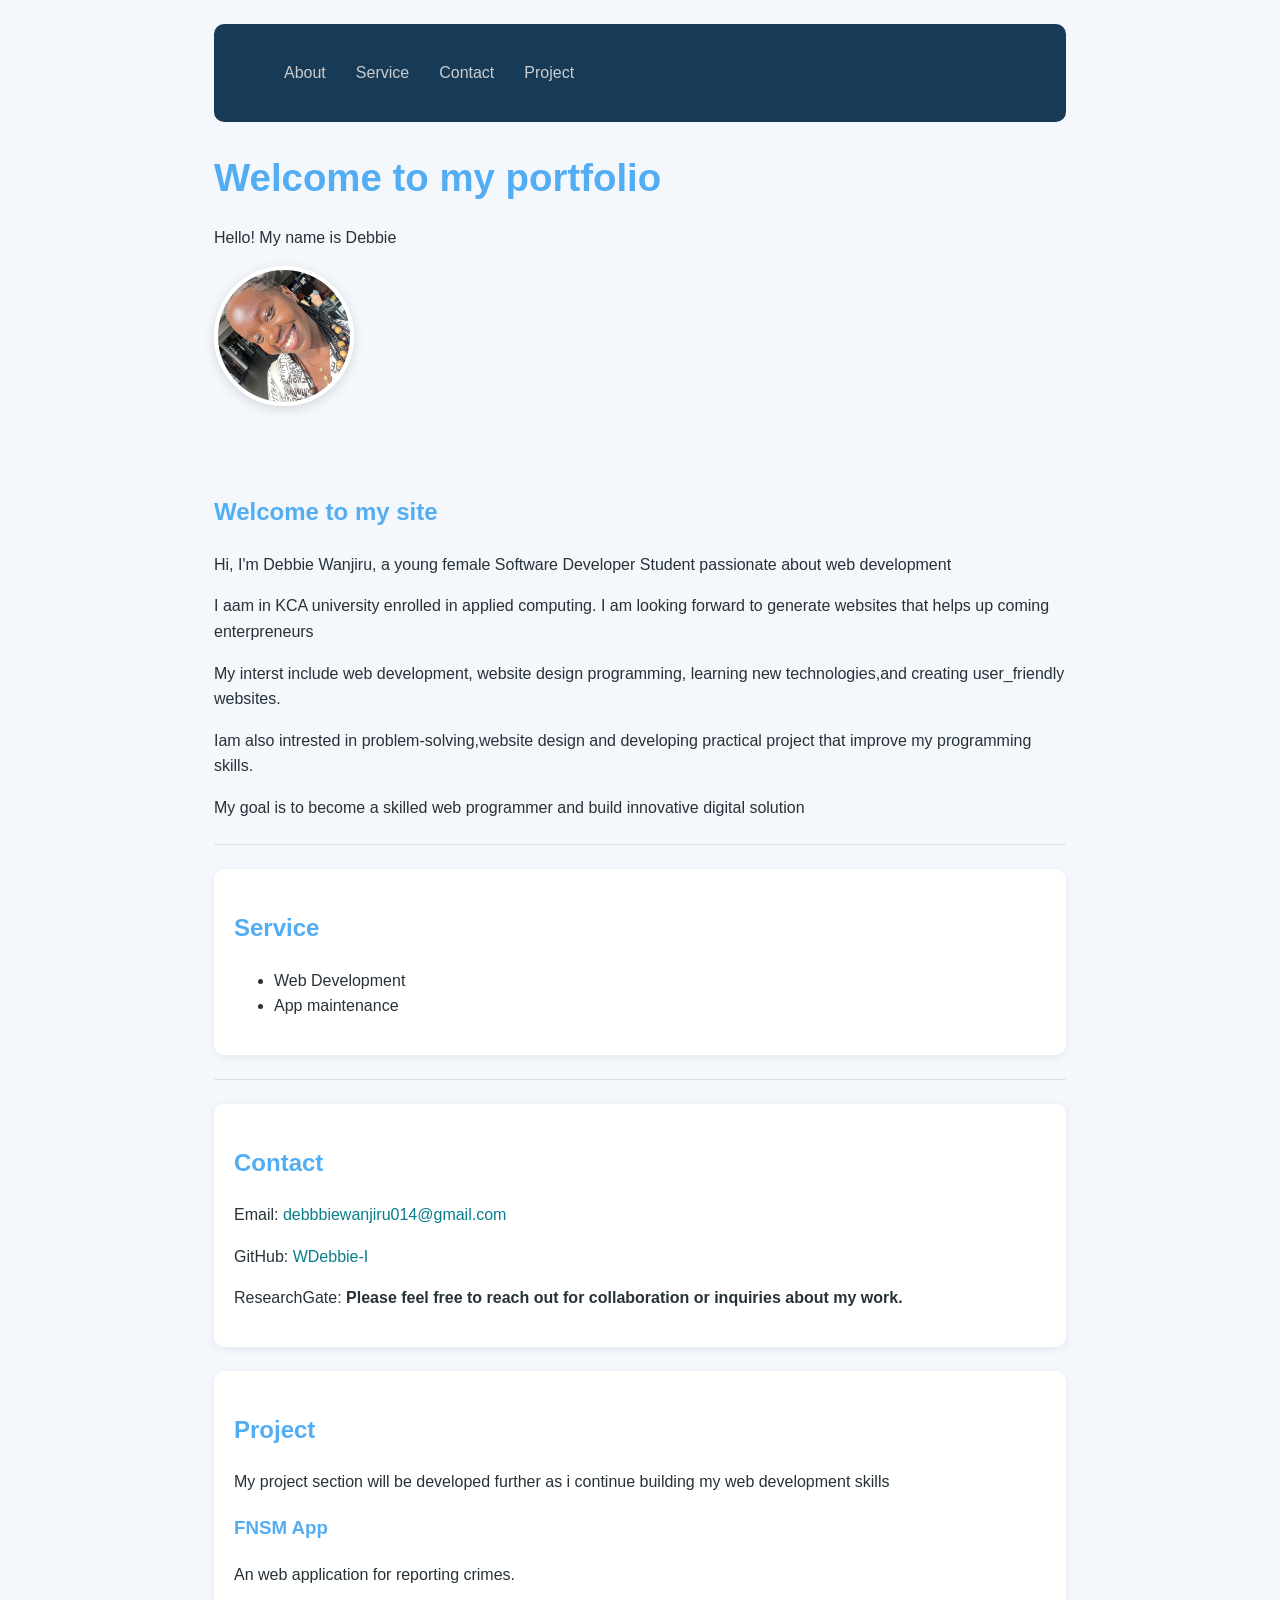
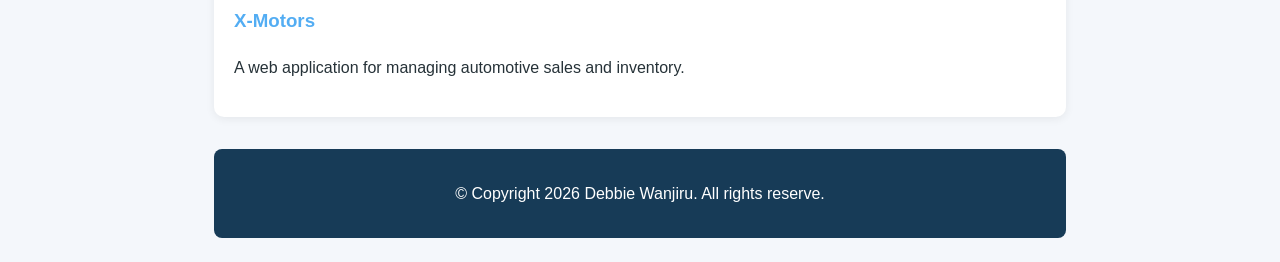
<file: index.html>
<!Doctype html>
<html lang="en">
<head>
    <meta chareset="UTF-8">
    <meta name="viewport" content="width=device-width, initial-scale=1.0">
    <meta name="apple-mobile-web-app-capable" content="yes">
    <link rel="stylesheet" href="style.css">
    <link rel="icon" type="image/jpeg" href="icon.jpeg">

    <title>My portfolio</title>
    <nav class="navbar">

        <ul class="nav-links">
            <li><a href="about.html">About</a></li>
            <li><a href="#service">Service</a></li>
            <li><a href="#contact">Contact</a></li>
            <li><a href="project.html">Project</a></li>
        </ul>
        
    </nav>
</head>
<body> 
    <h1>Welcome to my portfolio</h1>
    <p>Hello! My name is <span> Debbie</span> </p>
    <img src="image.jpeg" ait="profile picture" width="100"><br>
    
    <br>
    <h2>Welcome to my site</h2>
    <p>Hi, I'm Debbie Wanjiru, a young female Software Developer Student passionate about web development</p>
    <p>I aam in KCA university enrolled in applied computing. I am looking forward to generate websites that helps up coming enterpreneurs</p>
    <P>My interst include web development, website design programming, learning new technologies,and creating user_friendly websites.</P>
    <p>Iam also intrested in problem-solving,website design and developing practical project that improve my programming skills.</p>
    <p>My goal is to become a skilled web programmer and build innovative digital solution</p>
    <hr>
    <section id="service">
        <h2> Service</h2>
        <ul>
            <li> Web Development</li>
            <li>App maintenance</li>

        </ul>
    </section>
    <hr>
    <section id="contact">
        <h2> Contact</h2>
        <p>Email: <a href="debbiewanjiru014@gmail.com"target="_blank">debbbiewanjiru014@gmail.com</a></p>
        <p>GitHub: <a href=" https://2607555-cloud.github.io/my-portfolio"target="_blank">WDebbie-I</a></p>
        <P>ResearchGate: <a href="https://26/07555-cloud.github,io/WDebbie-I/targe"></a>
         <strong>Please feel free to reach out for collaboration or inquiries about my work.</strong>
        </section>

    <section id="project">
    <h2>Project</h2>
    <p>My project section will be developed further as i continue building my web development skills</p>
    <h3>FNSM App</h3>
    <p>An web application for reporting crimes.</p>
    
    <h3> X-Motors</h3>
    <p>A web application for managing automotive sales and inventory.</p>
    </section>
    <footer>
        <p> &copy; Copyright 2026 Debbie Wanjiru. All rights reserve.</p>
    </footer>


</body>
<html>
</file>
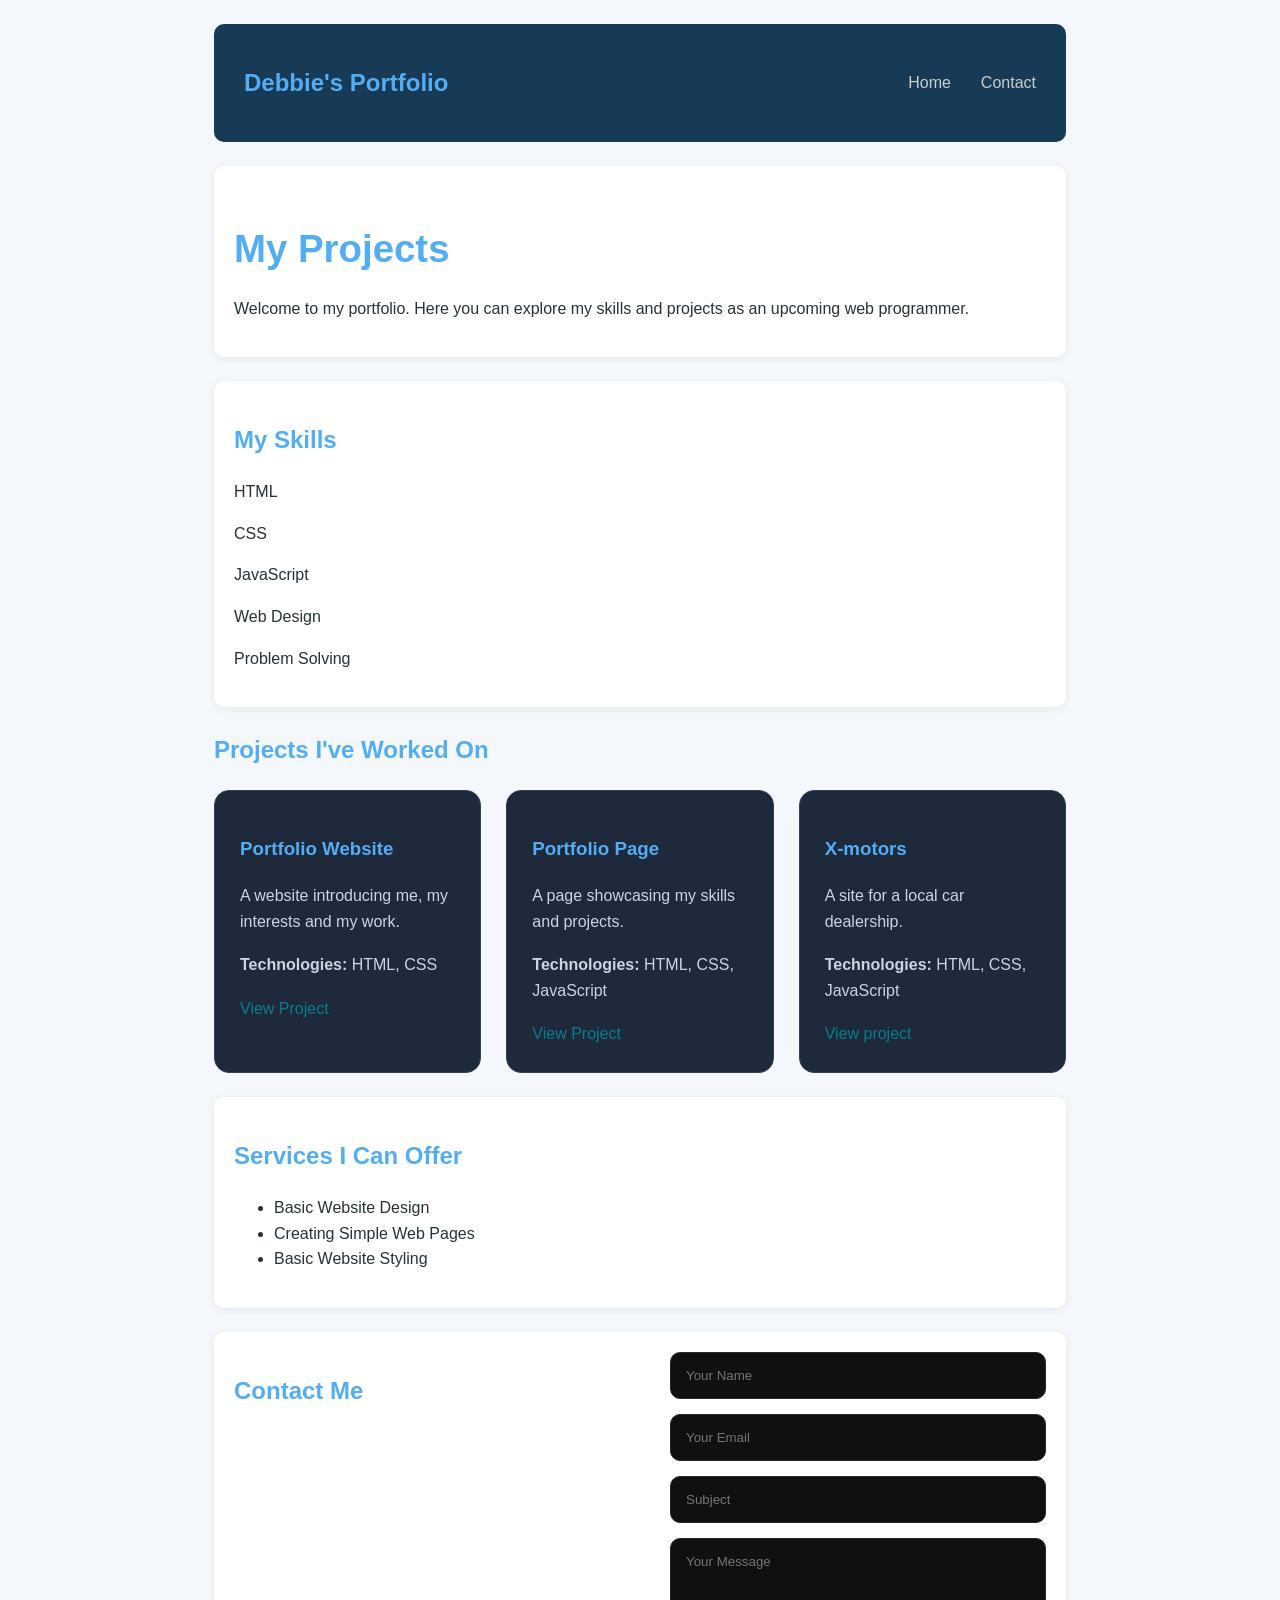
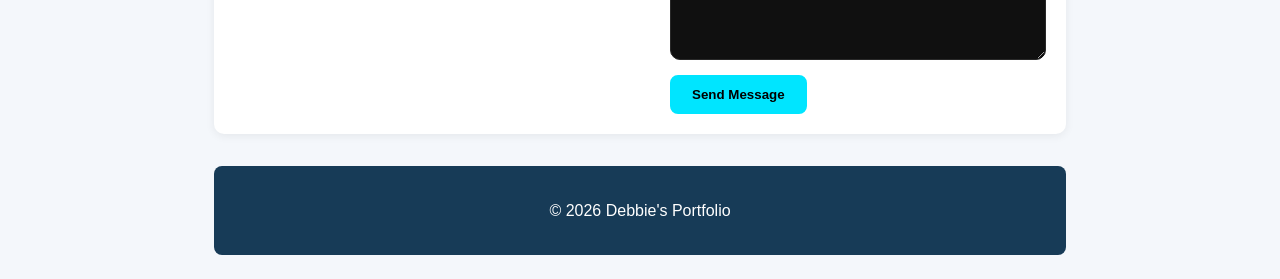
<file: project.html>
<!DOCTYPE html>
<html lang="en">
<head>
    <meta charset="UTF-8">
    <meta name="viewport" content="width=device-width, initial-scale=1.0">

    <title>My Projects | Debbie's Portfolio</title>

    <!-- Connect your existing CSS file -->
    <link rel="stylesheet" href="style.css">
    <link rel="icon" type="image/jpeg" href="icon.jpeg">
</head>

<body>

    <!-- Navigation bar -->
    <header>
        <nav class="navbar">
            <h2>Debbie's Portfolio</h2>

            <ul class="nav-links">
                <li><a href="index.html">Home</a></li>
                <li><a href="#contact">Contact</a></li>
            </ul>
        </nav>
    </header>

    <!-- Introduction -->
    <section>
        <h1>My Projects</h1>
        <p>
            Welcome to my portfolio. Here you can explore my skills
            and projects as an upcoming web programmer.
        </p>
    </section>

    <!-- Skills section -->
    <section id="skills">
        <h2>My Skills</h2>

        <p>HTML</p>
        <p>CSS</p>
        <p>JavaScript</p>
        <p>Web Design</p>
        <p>Problem Solving</p>
    </section>

    <!-- Projects section -->
        <h2>Projects I've Worked On</h2>
    <div class="project-container">
        <div class="project-card">

            <div class="project-content">
            <h3><strong>Portfolio Website</strong> </h3>
            <p>A website introducing me, my interests and my work.</p>
            <p><strong>Technologies:</strong> HTML, CSS</p>
            <a href="index.html">View Project</a>
            </div>
        </div>

        <div class="project-card">

            <div class="project-content">
            <h3><strong>Portfolio Page</strong> </h3>
            <p>A page showcasing my skills and projects.</p>
            <p><strong>Technologies:</strong> HTML, CSS, JavaScript</p>
            <a href="projects.html">View Project</a>
            </div>
        </div>

        <div class="project-card">

        <div class="project-content">
            <h3><strong>X-motors</strong> </h3>
            <p>A site for a local car dealership.</p>
            <p><strong>Technologies:</strong> HTML, CSS, JavaScript</p>
            <a href="x-motors.html">View project</a>
        </div>
        </div>
    </div>

     <!-- Services section -->
     <section id="services">
        <h2>Services I Can Offer</h2>
        <ul>
            <li>Basic Website Design</li>
            <li>Creating Simple Web Pages</li>
            <li>Basic Website Styling</li>
        </ul>
    </section>

    <!-- Contact form -->
    <section id="contact" class="contact-container">
        <h2>Contact Me</h2>

        <form id="contact-form" class="contact-form">
            <input type="text" placeholder="Your Name" required>

            <input type="email" placeholder="Your Email" required>

            <input type="text" placeholder="Subject">

            <textarea placeholder="Your Message" rows="6"></textarea>

            <button type="submit" class="primary-btn">
                Send Message
            </button>
        </form>
    </section>

    <!-- Footer -->
    <footer>
        <p>&copy; 2026 Debbie's Portfolio</p>
    </footer>

    <script src="script.js"></script>

</body>
</html>
</file>
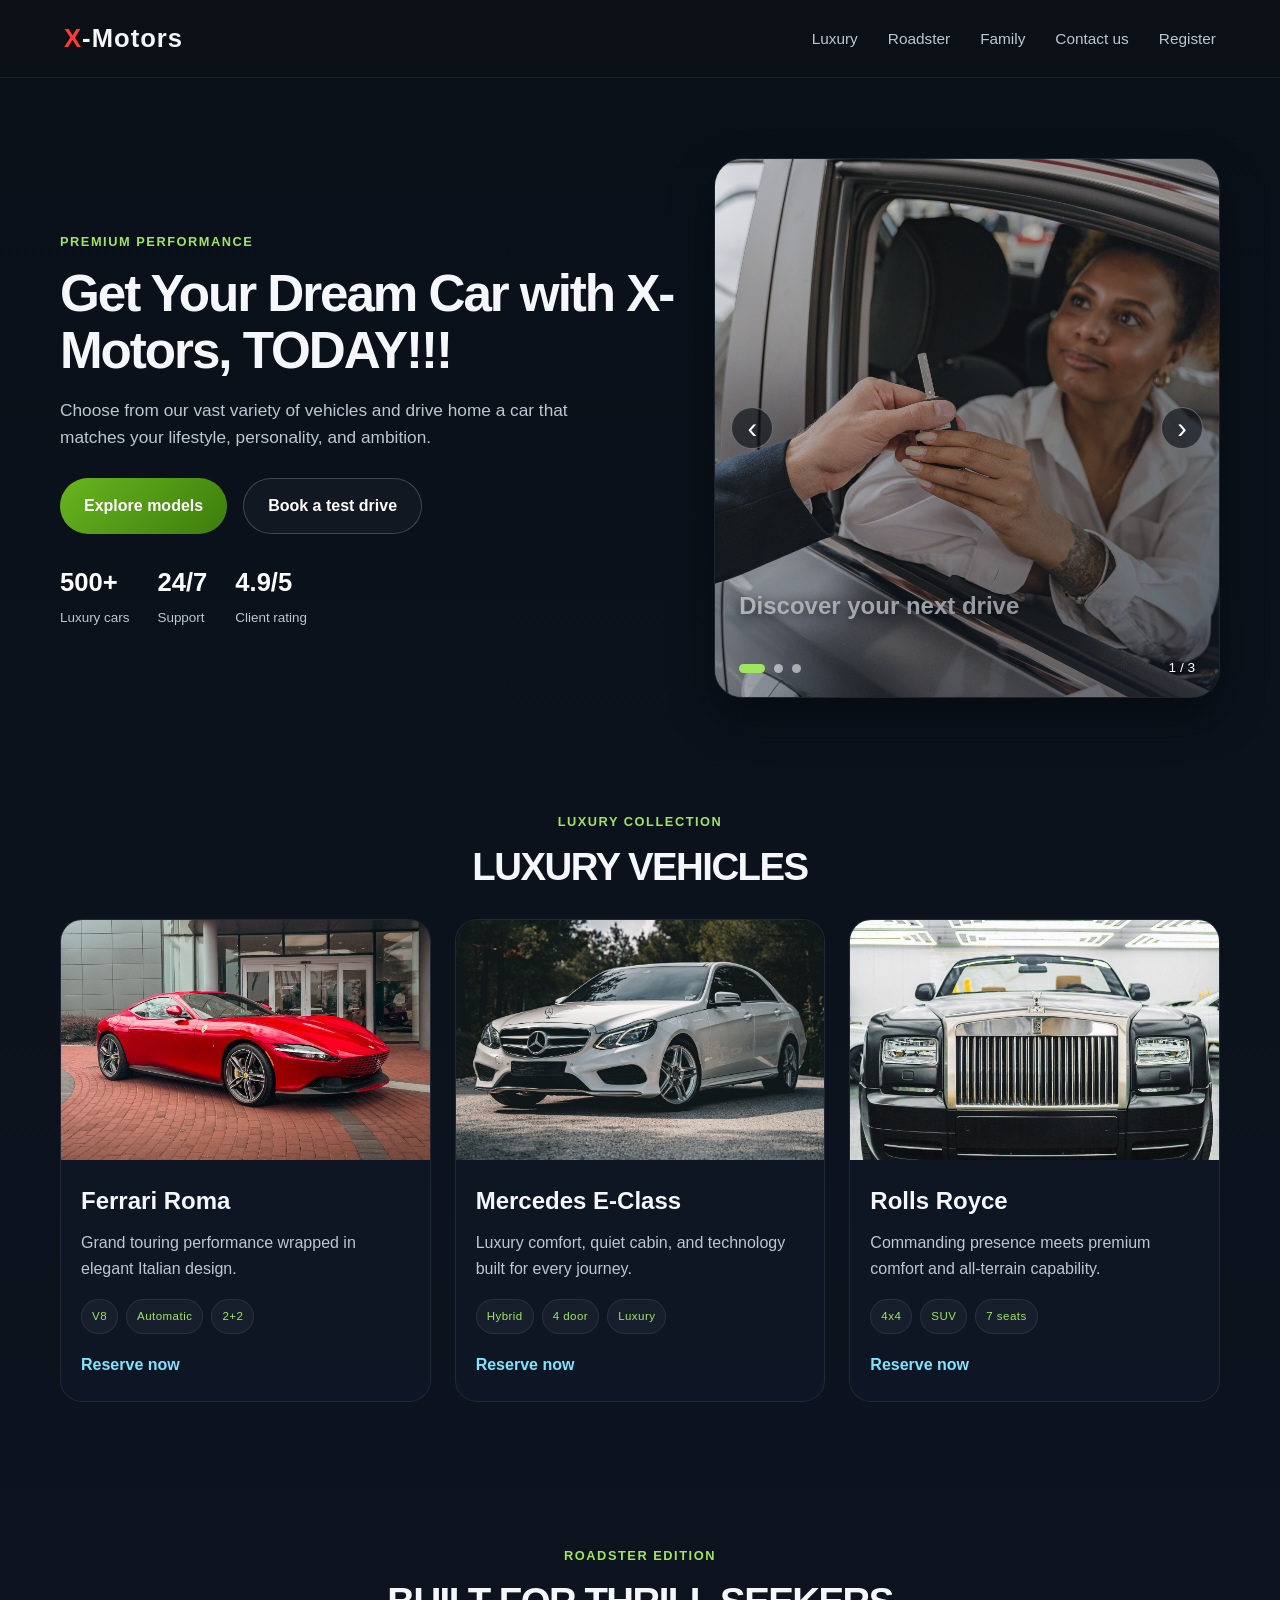
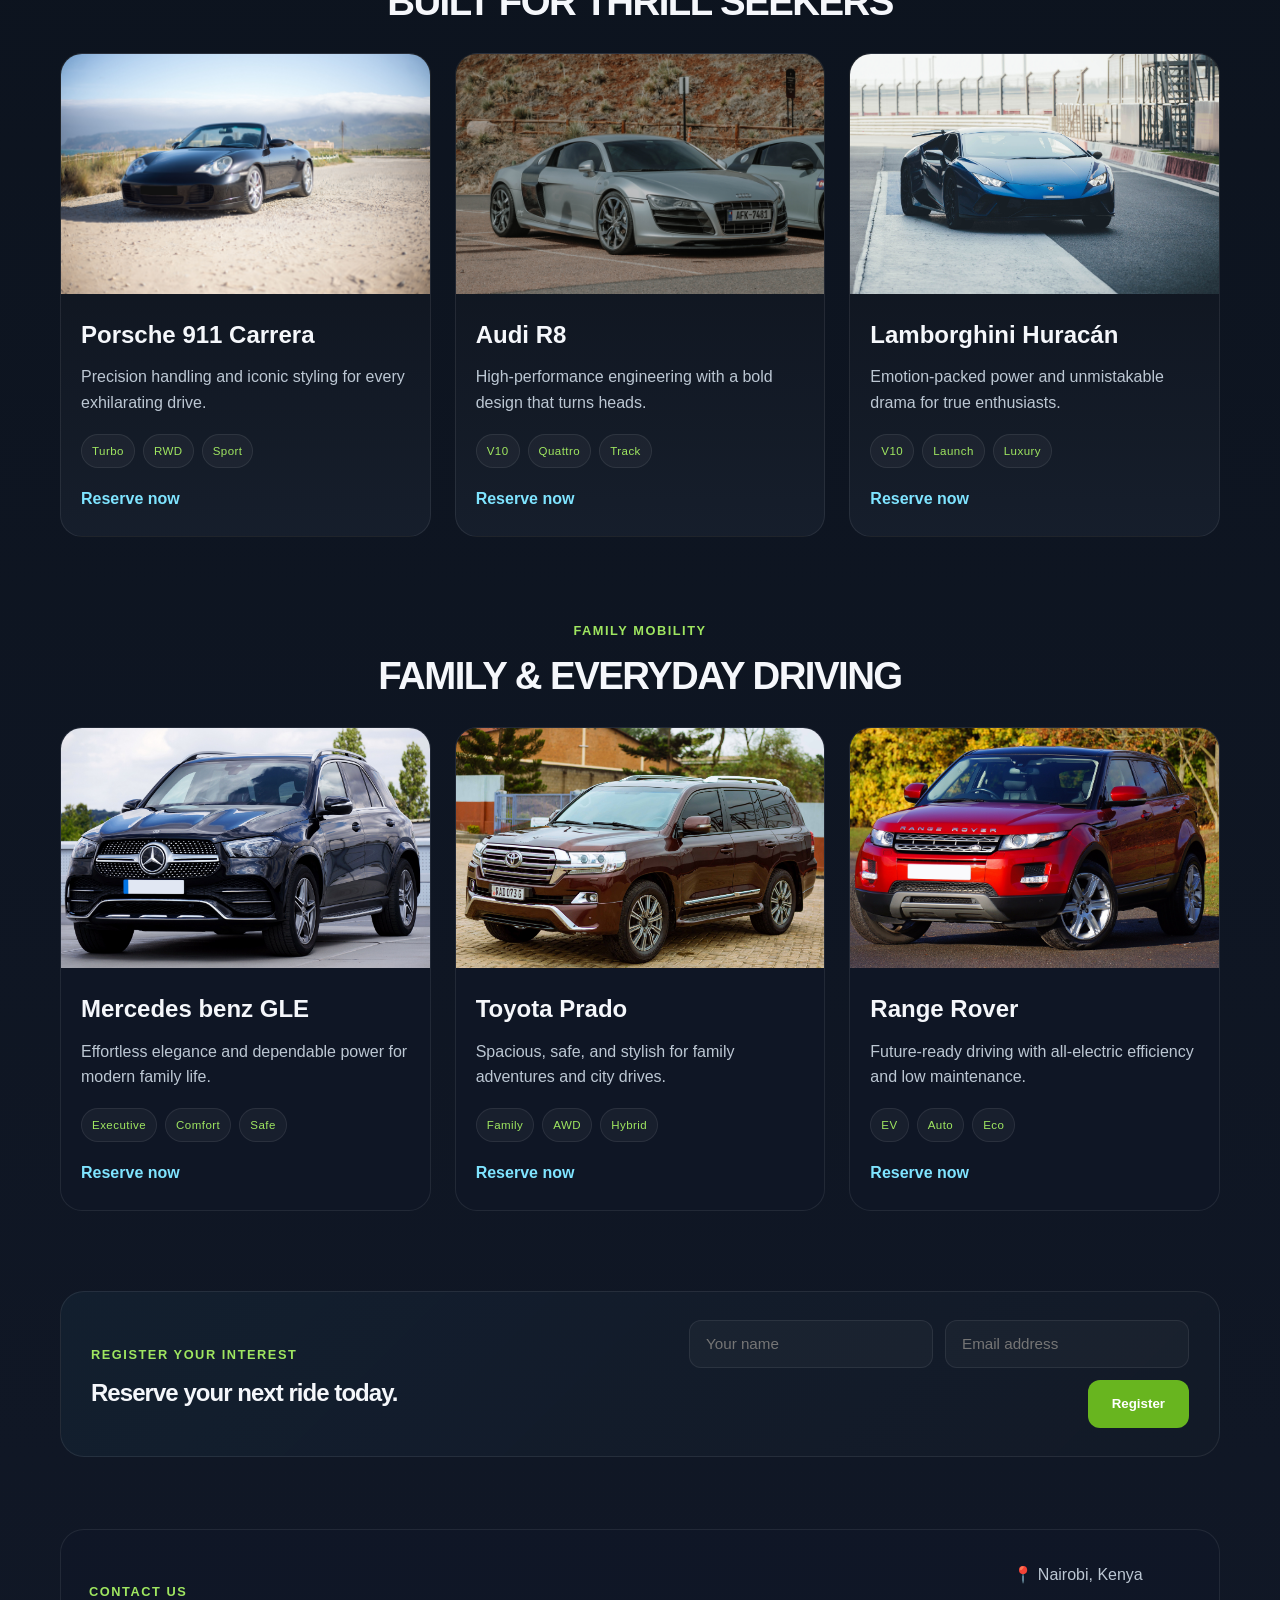
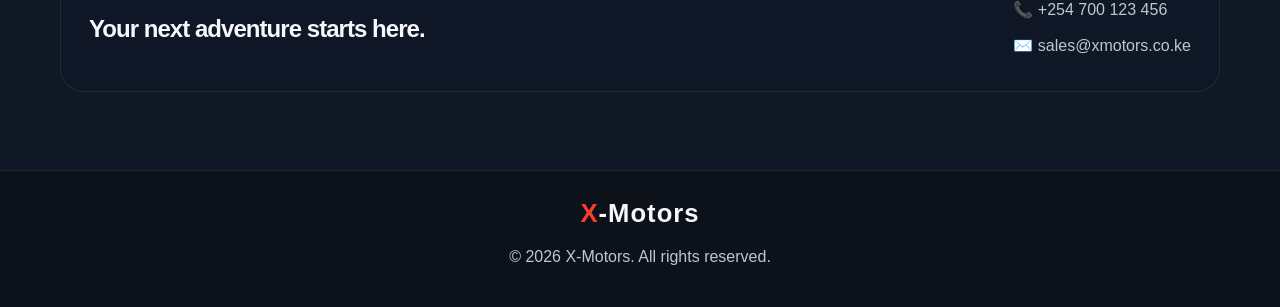
<file: x-motors.html>
<!DOCTYPE html>
<html lang="en">
  <head>
    <meta charset="UTF-8" />
    <meta name="viewport" content="width=device-width, initial-scale=1.0" />
    <meta name="apple-mobile-web-app-capable" content="yes" />
    <link rel="stylesheet" href="motors.css" />
    <link rel="icon" type="image/jpeg" href="car.png" />
    <title>X-Motors</title>
  </head>
  <body>
    <header class="site-header">
      <nav class="navbar">
        <div class="logo"><span>X</span>-Motors</div>
        <ul class="nav-links">
          <li><a href="#luxury">Luxury</a></li>
          <li><a href="#roadster">Roadster</a></li>
          <li><a href="#sedan">Family</a></li>
          <li><a href="#contact">Contact us</a></li>
          <li><a href="#register">Register</a></li>
        </ul>
      </nav>
    </header>

    <main>
      <section class="hero">
        <div class="hero-content">
          <p class="eyebrow">Premium performance</p>
          <h1>Get Your Dream Car with X-Motors, TODAY!!!</h1>
          <p class="hero-text">
            Choose from our vast variety of vehicles and drive home a car that matches
            your lifestyle, personality, and ambition.
          </p>
          <div class="hero-actions">
            <a href="#luxury" class="btn btn-primary">Explore models</a>
            <a href="#contact" class="btn btn-secondary">Book a test drive</a>
          </div>
          <ul class="hero-stats">
            <li>
              <strong>500+</strong>
              <span>Luxury cars</span>
            </li>
            <li>
              <strong>24/7</strong>
              <span>Support</span>
            </li>
            <li>
              <strong>4.9/5</strong>
              <span>Client rating</span>
            </li>
          </ul>
        </div>

        <div class="hero-visual">
          <div class="showcase-card" data-carousel role="region" aria-label="Featured cars" aria-roledescription="carousel">
            <div class="showcase-slides">
              <figure class="showcase-slide is-active" aria-hidden="false">
                <img src="hero.jpg.jpeg" alt="Featured luxury car" />
                <figcaption class="slide-caption">Discover your next drive</figcaption>
              </figure>
              <figure class="showcase-slide" aria-hidden="true">
                <img src="porche.jpg.jpeg" alt="Porsche sports car" />
                <figcaption class="slide-caption">Made for the open road</figcaption>
              </figure>
              <figure class="showcase-slide" aria-hidden="true">
                <img src="audi.jpg.jpeg" alt="Audi performance car" />
                <figcaption class="slide-caption">Performance with presence</figcaption>
              </figure>
            </div>
            <button class="carousel-control carousel-previous" type="button" aria-label="Previous car image">
              <span aria-hidden="true">&#8249;</span>
            </button>
            <button class="carousel-control carousel-next" type="button" aria-label="Next car image">
              <span aria-hidden="true">&#8250;</span>
            </button>
            <div class="carousel-indicators" aria-label="Choose a car image">
              <button class="carousel-indicator is-active" type="button" aria-label="Show image 1" aria-pressed="true"></button>
              <button class="carousel-indicator" type="button" aria-label="Show image 2" aria-pressed="false"></button>
              <button class="carousel-indicator" type="button" aria-label="Show image 3" aria-pressed="false"></button>
            </div>
            <span class="carousel-status" aria-live="polite">1 / 3</span>
          </div>
        </div>
      </section>

      <section id="luxury" class="car-section">
        <div class="section-title">
          <p class="eyebrow">Luxury collection</p>
          <h2>LUXURY VEHICLES</h2>
        </div>

        <div class="car-grid">
          <article class="car-card">
            <div class="car-image">
              <img type="image/jpg"
                src="ferari.jpg.jpeg"
                alt="Luxury coupe"
              />
            </div>
            <div class="car-content">
              <h3>Ferrari Roma</h3>
              <p>Grand touring performance wrapped in elegant Italian design.</p>
              <div class="tags">
                <span>V8</span>
                <span>Automatic</span>
                <span>2+2</span>
              </div>
              <a href="#register" class="car-link">Reserve now</a>
            </div>
          </article>

          <article class="car-card">
            <div class="car-image">
              <img type="image/jpg"
                src="mercedes.jpg.jpeg"
                alt="Luxury sedan"
              />
            </div>
            <div class="car-content">
              <h3>Mercedes E-Class</h3>
              <p>Luxury comfort, quiet cabin, and technology built for every journey.</p>
              <div class="tags">
                <span>Hybrid</span>
                <span>4 door</span>
                <span>Luxury</span>
              </div>
              <a href="#register" class="car-link">Reserve now</a>
            </div>
          </article>

          <article class="car-card">
            <div class="car-image">
              <img type="image/jpg"
                src="rolls royce.jpg.jpeg"
                alt="Luxury SUV"
              />
            </div>
            <div class="car-content">
              <h3>Rolls Royce</h3>
              <p>Commanding presence meets premium comfort and all-terrain capability.</p>
              <div class="tags">
                <span>4x4</span>
                <span>SUV</span>
                <span>7 seats</span>
              </div>
              <a href="#register" class="car-link">Reserve now</a>
            </div>
          </article>
        </div>
      </section>

      <section id="roadster" class="car-section roadster-section">
        <div class="section-title">
          <p class="eyebrow">Roadster edition</p>
          <h2>BUILT FOR THRILL SEEKERS</h2>
        </div>

        <div class="car-grid">
          <article class="car-card">
            <div class="car-image">
              <img type="image/jpg"
                src="porche.jpg.jpeg"
                alt="Roadster coupe"
              />
            </div>
            <div class="car-content">
              <h3>Porsche 911 Carrera</h3>
              <p>Precision handling and iconic styling for every exhilarating drive.</p>
              <div class="tags">
                <span>Turbo</span>
                <span>RWD</span>
                <span>Sport</span>
              </div>
              <a href="#register" class="car-link">Reserve now</a>
            </div>
          </article>

          <article class="car-card">
            <div class="car-image">
              <img type="image/jpg"
                src="audi.jpg.jpeg"
                alt="Sport roadster"
              />
            </div>
            <div class="car-content">
              <h3>Audi R8</h3>
              <p>High-performance engineering with a bold design that turns heads.</p>
              <div class="tags">
                <span>V10</span>
                <span>Quattro</span>
                <span>Track</span>
              </div>
              <a href="#register" class="car-link">Reserve now</a>
            </div>
          </article>

          <article class="car-card">
            <div class="car-image">
              <img type="image/jpg"
                src="lamborghini.jpg.jpeg"
                alt="Performance supercar"
              />
            </div>
            <div class="car-content">
              <h3>Lamborghini Huracán</h3>
              <p>Emotion-packed power and unmistakable drama for true enthusiasts.</p>
              <div class="tags">
                <span>V10</span>
                <span>Launch</span>
                <span>Luxury</span>
              </div>
              <a href="#register" class="car-link">Reserve now</a>
            </div>
          </article>
        </div>
      </section>

      <section id="sedan" class="car-section alt-section">
        <div class="section-title">
          <p class="eyebrow">Family mobility</p>
          <h2>FAMILY &amp; EVERYDAY DRIVING</h2>
        </div>

        <div class="car-grid">
          <article class="car-card">
            <div class="car-image">
              <img type="image/jpg"
                src="mercedes benz GLE.jpg.jpeg"
                alt="Sedan"
              />
            </div>
            <div class="car-content">
              <h3>Mercedes benz GLE</h3>
              <p>Effortless elegance and dependable power for modern family life.</p>
              <div class="tags">
                <span>Executive</span>
                <span>Comfort</span>
                <span>Safe</span>
              </div>
              <a href="#register" class="car-link">Reserve now</a>
            </div>
          </article>

          <article class="car-card">
            <div class="car-image">
              <img
                src="prado.jpg.jpeg"
                alt="SUV family vehicle"
              />
            </div>
            <div class="car-content">
              <h3>Toyota Prado</h3>
              <p>Spacious, safe, and stylish for family adventures and city drives.</p>
              <div class="tags">
                <span>Family</span>
                <span>AWD</span>
                <span>Hybrid</span>
              </div>
              <a href="#register" class="car-link">Reserve now</a>
            </div>
          </article>

          <article class="car-card">
            <div class="car-image">
              <img
                src="range.jpg.jpeg"
                alt="Reliable family car"
              />
            </div>
            <div class="car-content">
              <h3>Range Rover</h3>
              <p>Future-ready driving with all-electric efficiency and low maintenance.</p>
              <div class="tags">
                <span>EV</span>
                <span>Auto</span>
                <span>Eco</span>
              </div>
              <a href="#register" class="car-link">Reserve now</a>
            </div>
          </article>
        </div>
      </section>

      <section id="register" class="cta-section">
        <div class="cta-copy">
          <p class="eyebrow">Register your interest</p>
          <h2>Reserve your next ride today.</h2>
        </div>
        <form class="register-form">
          <input type="text" placeholder="Your name" aria-label="Name" />
          <input type="email" placeholder="Email address" aria-label="Email" />
          <button type="submit">Register</button>
        </form>
      </section>

      <section id="contact" class="contact-section">
        <div class="contact-card">
          <div>
            <p class="eyebrow">Contact us</p>
            <h2>Your next adventure starts here.</h2>
          </div>
          <div class="contact-details">
            <p>📍 Nairobi, Kenya</p>
            <p>📞 +254 700 123 456</p>
            <p>✉️ sales@xmotors.co.ke</p>
          </div>
        </div>
      </section>
    </main>

    <footer>
      <div class="footer-logo"><span>X</span>-Motors</div>
      <p>&copy; 2026 X-Motors. All rights reserved.</p>
    </footer>
    <script>
      const carousel = document.querySelector("[data-carousel]");

      if (carousel) {
        const slides = [...carousel.querySelectorAll(".showcase-slide")];
        const indicators = [...carousel.querySelectorAll(".carousel-indicator")];
        const status = carousel.querySelector(".carousel-status");
        let activeIndex = 0;
        let timer;

        function showSlide(index) {
          activeIndex = (index + slides.length) % slides.length;

          slides.forEach((slide, slideIndex) => {
            const isActive = slideIndex === activeIndex;
            slide.classList.toggle("is-active", isActive);
            slide.setAttribute("aria-hidden", String(!isActive));
            indicators[slideIndex].classList.toggle("is-active", isActive);
            indicators[slideIndex].setAttribute("aria-pressed", String(isActive));
          });

          status.textContent = `${activeIndex + 1} / ${slides.length}`;
        }

        function stopSlideshow() {
          window.clearInterval(timer);
        }

        function startSlideshow() {
          stopSlideshow();
          if (!window.matchMedia("(prefers-reduced-motion: reduce)").matches) {
            timer = window.setInterval(() => showSlide(activeIndex + 1), 5000);
          }
        }

        carousel.querySelector(".carousel-previous").addEventListener("click", () => {
          showSlide(activeIndex - 1);
        });

        carousel.querySelector(".carousel-next").addEventListener("click", () => {
          showSlide(activeIndex + 1);
        });

        indicators.forEach((indicator, index) => {
          indicator.addEventListener("click", () => {
            showSlide(index);
          });
        });

        carousel.addEventListener("mouseenter", stopSlideshow);
        carousel.addEventListener("mouseleave", startSlideshow);
        carousel.addEventListener("focusin", stopSlideshow);
        carousel.addEventListener("focusout", (event) => {
          if (!carousel.contains(event.relatedTarget)) startSlideshow();
        });
        startSlideshow();
      }
    </script>
  </body>
</html>
</file>
<file: style.css>
/*debbie css codes*/

* {
    box-sizing: border-box;
}

.navbar {
     max-width: 1200px;
    margin: auto;
    padding:20px 30px;
    background-color:#173b57 ;
    display: flex;
    align-items: center;
    justify-content: space-between;
    border-radius: 10px;

}

.nav-links {
    display: flex;
    gap: 30px;
    list-style: none;
}

.nav-links a {
    color: #ccc;
    text-decoration: none;
    transition: 0.3s;
}

.nav-links a:hover {
    color: #00e5ff;
}

body {
    max-width: 900px;
    margin: 0 auto;
    padding: 24px;
    font-family: Arial, sans-serif;
    line-height: 1.6;
    color: #263238;
    background-color: #f4f7fb;
}

h1,
h2,
h3 {
    color: #53adf3;
}

h1 {
    margin-bottom: 8px;
    font-size: 2.4rem;
}

body > img {
    display: block;
    width: 140px;
    height: 140px;
    margin: 16px 0;
    border: 4px solid #fff;
    border-radius: 50%;
    object-fit: cover;
    box-shadow: 0 3px 12px #0002;
}

a {
    color: #087e8b;
    text-decoration: none;
}

a:hover {
    color: #05545c;
    text-decoration: underline;
}

body > a {
    display: inline-block;
    margin: 4px 8px 12px 0;
    padding: 8px 14px;
    color: #fff;
    background-color: #087e8b;
    border-radius: 6px;
}

body > a:hover {
    color: #fff;
    background-color: #05545c;
    text-decoration: none;
}

section {
    margin: 24px 0;
    padding: 20px;
    background-color: #fff;
    border-radius: 10px;
    box-shadow: 0 2px 10px #0001;
}

hr {
    border: 0;
    border-top: 1px solid #d8e0e8;
    margin: 24px 0;
}

.project-container {
    display: grid;
    grid-template-columns: repeat(3, 1fr);
    gap: 25px;
}



.project-card {
    background: #1e293b;
    border-radius: 15px;
    overflow: hidden;
    border: 1px solid #334155;
    transition: 0.3s ease;
}

.project-card:hover {
    transform: translateY(-10px);
    box-shadow: 0 15px 30px rgba(0, 0, 0, 0.4);
}



.project-card img {
    width: 100%;
    height: 200px;
    object-fit: cover;
}



.project-content {
    padding: 25px;
}

.project-content h2 {
    margin-bottom: 12px;
    color: #38bdf8;
}

.project-content p {
    color: #cbd5e1;
    line-height: 1.6;
    margin-bottom: 18px;
}


.technologies {
    display: flex;
    gap: 8px;
    flex-wrap: wrap;
    margin-bottom: 20px;
}

.technologies span {
    background: #0f172a;
    color: #38bdf8;
    padding: 6px 10px;
    border-radius: 6px;
    font-size: 13px;
}




.buttons {
    display: flex;
    gap: 10px;
}

.buttons a {
    text-decoration: none;
    padding: 10px 15px;
    border-radius: 7px;
    font-size: 14px;
    transition: 0.3s ease;
}

.primary-btn {
     background: #00e5ff;
    color: #000;
    border: 2px solid #00e5ff;
    font-weight: 600;
    padding: 10px 20px;
    border-radius: 8px;
}


.demo {
    background: #38bdf8;
    color: #0f172a;
}




.github {
    border: 1px solid #38bdf8;
    color: #38bdf8;
}




.buttons a:hover {
    opacity: 0.8;
    transform: scale(1.05);
}

.contact-container {
    display: grid;
    grid-template-columns: 1fr 1fr;
    gap: 60px;
}

.contact-form {
    display: flex;
    flex-direction: column;
    gap: 15px;
}

.contact-form input,
.contact-form textarea {
    width: 100%;
    padding: 15px;

    background: #101010;
    border: 1px solid #292929;

    color: white;

    border-radius: 10px;

    font-family: inherit;

    outline: none;
}

.contact-form input:focus,
.contact-form textarea:focus {
    border-color: #00e5ff;
}

.contact-form button {
    width: fit-content;
}

footer {
    margin-top: 32px;
    padding: 16px;
    color: #fff;
    text-align: center;
    background-color: #173b57;
    border-radius: 8px;
}

@media (max-width: 600px) {
    body {
        padding: 16px;
    }

    h1 {
        font-size: 2rem;
    }
}
</file>
<file: motors.css>
:root {
  --bg-dark: #0d1117;
  --bg-panel: #131a24;
  --bg-card: #171f2d;
  --green: #68b51f;
  --green-dark: #3d7d0d;
  --red: #ff3b30;
  --text: #f5f7fb;
  --muted: #bcc7d3;
  --line: rgba(255, 255, 255, 0.08);
  --shadow: 0 20px 45px rgba(0, 0, 0, 0.35);
}

* {
  box-sizing: border-box;
  margin: 0;
  padding: 0;
}

html {
  scroll-behavior: smooth;
}

body {
  font-family: Arial, Helvetica, sans-serif;
  background: linear-gradient(180deg, #091018 0%, #111827 100%);
  color: var(--text);
  line-height: 1.6;
}

img {
  display: block;
  width: 100%;
}

a {
  text-decoration: none;
}

.site-header {
  position: sticky;
  top: 0;
  z-index: 100;
  backdrop-filter: blur(12px);
  background: rgba(13, 17, 23, 0.8);
  border-bottom: 1px solid var(--line);
}

.navbar {
  max-width: 1200px;
  margin: 0 auto;
  padding: 18px 24px;
  display: flex;
  align-items: center;
  justify-content: space-between;
}

.logo,
.footer-logo {
  font-size: clamp(1.5rem, 2vw, 2rem);
  font-weight: 800;
  letter-spacing: 0.04em;
}

.logo span,
.footer-logo span {
  color: var(--red);
}

.nav-links {
  display: flex;
  align-items: center;
  gap: 30px;
  list-style: none;
}

.nav-links a {
  color: var(--muted);
  font-size: 0.96rem;
  transition: color 0.25s ease;
}

.nav-links a:hover {
  color: #ffffff;
}

main {
  max-width: 1200px;
  margin: 0 auto;
  padding: 24px 20px 50px;
}

.hero {
  display: grid;
  grid-template-columns: 1.1fr 0.9fr;
  align-items: center;
  gap: 36px;
  padding: 56px 0 40px;
}

.eyebrow {
  display: inline-block;
  color: #9fe660;
  font-size: 0.8rem;
  text-transform: uppercase;
  letter-spacing: 0.12em;
  margin-bottom: 14px;
  font-weight: 700;
}

.hero h1,
.section-title h2,
.feature-copy h2,
.cta-copy h2,
.contact-card h2 {
  line-height: 1.1;
  letter-spacing: -0.04em;
}

.hero h1 {
  font-size: clamp(2.4rem, 4vw, 4.5rem);
  max-width: 620px;
  margin-bottom: 18px;
}

.hero-text {
  max-width: 560px;
  color: var(--muted);
  font-size: 1.08rem;
  margin-bottom: 26px;
}

.hero-actions {
  display: flex;
  flex-wrap: wrap;
  gap: 16px;
  margin-bottom: 28px;
}

.btn {
  display: inline-flex;
  align-items: center;
  justify-content: center;
  border-radius: 999px;
  padding: 14px 24px;
  font-weight: 700;
  transition: transform 0.25s ease, box-shadow 0.25s ease;
}

.btn:hover {
  transform: translateY(-2px);
  box-shadow: 0 18px 24px rgba(104, 181, 31, 0.18);
}

.btn-primary {
  background: linear-gradient(135deg, var(--green), var(--green-dark));
  color: #fff;
}

.btn-secondary {
  border: 1px solid rgba(255, 255, 255, 0.2);
  background: rgba(255, 255, 255, 0.03);
  color: #fff;
}

.hero-stats {
  list-style: none;
  display: flex;
  gap: 28px;
  flex-wrap: wrap;
}

.hero-stats li {
  display: flex;
  flex-direction: column;
  gap: 4px;
}

.hero-stats strong {
  font-size: 1.6rem;
  color: #ffffff;
}

.hero-stats span {
  color: var(--muted);
  font-size: 0.84rem;
}

.hero-visual {
  display: flex;
  justify-content: center;
}

.showcase-card {
  position: relative;
  width: min(100%, 540px);
  height: 540px;
  border-radius: 28px;
  overflow: hidden;
  border: 1px solid var(--line);
  box-shadow: var(--shadow);
}

.showcase-slides,
.showcase-slide {
  position: absolute;
  inset: 0;
}

.showcase-slide {
  margin: 0;
  opacity: 0;
  transition: opacity 0.7s ease;
}

.showcase-slide.is-active {
  opacity: 1;
}

.showcase-card::before {
  content: "";
  position: absolute;
  inset: 0;
  z-index: 1;
  pointer-events: none;
  background: linear-gradient(135deg, rgba(17, 24, 39, 0.1), rgba(17, 24, 39, 0.6));
}

.showcase-card img {
  height: 100%;
  object-fit: cover;
}

.slide-caption {
  position: absolute;
  left: 24px;
  bottom: 72px;
  color: #fff;
  font-size: clamp(1.1rem, 2vw, 1.5rem);
  font-weight: 700;
  text-shadow: 0 2px 12px rgba(0, 0, 0, 0.8);
}

.carousel-control {
  position: absolute;
  top: 50%;
  z-index: 2;
  display: grid;
  place-items: center;
  width: 42px;
  height: 42px;
  transform: translateY(-50%);
  border: 1px solid rgba(255, 255, 255, 0.3);
  border-radius: 50%;
  background: rgba(13, 17, 23, 0.65);
  color: #fff;
  cursor: pointer;
  font-size: 1.8rem;
  line-height: 1;
  transition: background 0.2s ease;
}

.carousel-control:hover {
  background: var(--green-dark);
}

.carousel-control:focus-visible,
.carousel-indicator:focus-visible {
  outline: 2px solid #9fe660;
  outline-offset: 3px;
}

.carousel-previous {
  left: 16px;
}

.carousel-next {
  right: 16px;
}

.carousel-indicators {
  position: absolute;
  z-index: 2;
  left: 24px;
  bottom: 24px;
  display: flex;
  gap: 9px;
}

.carousel-indicator {
  width: 9px;
  height: 9px;
  padding: 0;
  border: 0;
  border-radius: 999px;
  background: rgba(255, 255, 255, 0.55);
  cursor: pointer;
  transition: width 0.25s ease, background 0.25s ease;
}

.carousel-indicator.is-active {
  width: 26px;
  background: #9fe660;
}

.carousel-status {
  position: absolute;
  z-index: 2;
  right: 24px;
  bottom: 18px;
  color: #fff;
  font-size: 0.85rem;
  text-shadow: 0 1px 8px rgba(0, 0, 0, 0.8);
}

.car-section {
  padding-top: 70px;
}

.section-title {
  text-align: center;
  margin-bottom: 30px;
}

.section-title h2 {
  font-size: clamp(2rem, 3vw, 3rem);
}

.car-grid {
  display: grid;
  grid-template-columns: repeat(3, minmax(0, 1fr));
  gap: 24px;
}

.car-card {
  background: rgba(17, 24, 39, 0.7);
  border: 1px solid var(--line);
  border-radius: 22px;
  overflow: hidden;
  transition: transform 0.25s ease, border 0.25s ease;
}

.car-card:hover {
  transform: translateY(-8px);
  border-color: rgba(104, 181, 31, 0.8);
}

.car-image {
  height: 240px;
  overflow: hidden;
}

.car-image img {
  height: 100%;
  object-fit: cover;
}

.car-content {
  padding: 22px 20px 24px;
}

.car-content h3 {
  font-size: 1.5rem;
  margin-bottom: 10px;
}

.car-content p {
  color: var(--muted);
  margin-bottom: 18px;
}

.tags {
  display: flex;
  flex-wrap: wrap;
  gap: 8px;
  margin-bottom: 18px;
}

.tags span {
  display: inline-block;
  background: rgba(255, 255, 255, 0.04);
  border: 1px solid rgba(255, 255, 255, 0.08);
  color: #9fe660;
  border-radius: 999px;
  padding: 7px 10px;
  font-size: 0.72rem;
  letter-spacing: 0.04em;
}

.car-link {
  color: #7fe4ff;
  font-weight: 700;
}

.roadster-section {
  margin-top: 70px;
  padding: 70px 0 0;
}

.roadster-section .car-card {
  background: linear-gradient(180deg, rgba(13, 17, 23, 0.82), rgba(23, 31, 45, 0.9));
}

.alt-section {
  padding-top: 80px;
}

.cta-section {
  margin-top: 80px;
  display: flex;
  align-items: center;
  justify-content: space-between;
  gap: 24px;
  padding: 28px 30px;
  border-radius: 24px;
  background: linear-gradient(135deg, rgba(19, 32, 48, 0.9), rgba(19, 26, 39, 0.95));
  border: 1px solid var(--line);
}

.register-form {
  display: flex;
  flex-wrap: wrap;
  justify-content: flex-end;
  gap: 12px;
  width: min(100%, 500px);
}

.register-form input {
  flex: 1 1 180px;
  min-height: 48px;
  border: 1px solid var(--line);
  border-radius: 12px;
  background: rgba(255, 255, 255, 0.03);
  color: var(--text);
  padding: 0 16px;
  font-size: 0.95rem;
}

.register-form button {
  border: 0;
  min-height: 48px;
  padding: 0 24px;
  border-radius: 12px;
  background: var(--green);
  color: white;
  font-weight: 700;
  cursor: pointer;
}

.contact-section {
  padding-top: 72px;
}

.contact-card {
  display: flex;
  justify-content: space-between;
  align-items: center;
  gap: 24px;
  padding: 32px 28px;
  background: rgba(17, 24, 39, 0.7);
  border: 1px solid var(--line);
  border-radius: 24px;
}

.contact-details {
  display: grid;
  gap: 10px;
  color: var(--muted);
}

footer {
  margin-top: 28px;
  padding: 22px 18px 38px;
  text-align: center;
  background: rgba(13, 17, 23, 0.8);
  border-top: 1px solid var(--line);
}

footer p {
  color: var(--muted);
  margin-top: 10px;
}

@media (max-width: 900px) {
  .hero,
  .feature-band,
  .cta-section,
  .contact-card {
    grid-template-columns: 1fr;
    display: grid;
  }

  .car-grid {
    grid-template-columns: repeat(2, minmax(0, 1fr));
  }

  .cta-section {
    justify-content: flex-start;
  }

  .register-form {
    justify-content: flex-start;
    width: 100%;
  }
}

@media (max-width: 640px) {
  .navbar {
    flex-direction: column;
    gap: 12px;
  }

  .nav-links {
    flex-wrap: wrap;
    justify-content: center;
    gap: 12px 18px;
  }

  .hero {
    padding-top: 30px;
  }

  .car-grid,
  .feature-list {
    grid-template-columns: 1fr;
  }

  .showcase-card {
    height: 380px;
  }

  .cta-section,
  .contact-card {
    padding: 22px 18px;
  }
}

@media (prefers-reduced-motion: reduce) {
  *,
  *::before,
  *::after {
    scroll-behavior: auto !important;
    transition-duration: 0.01ms !important;
  }
}
</file>
